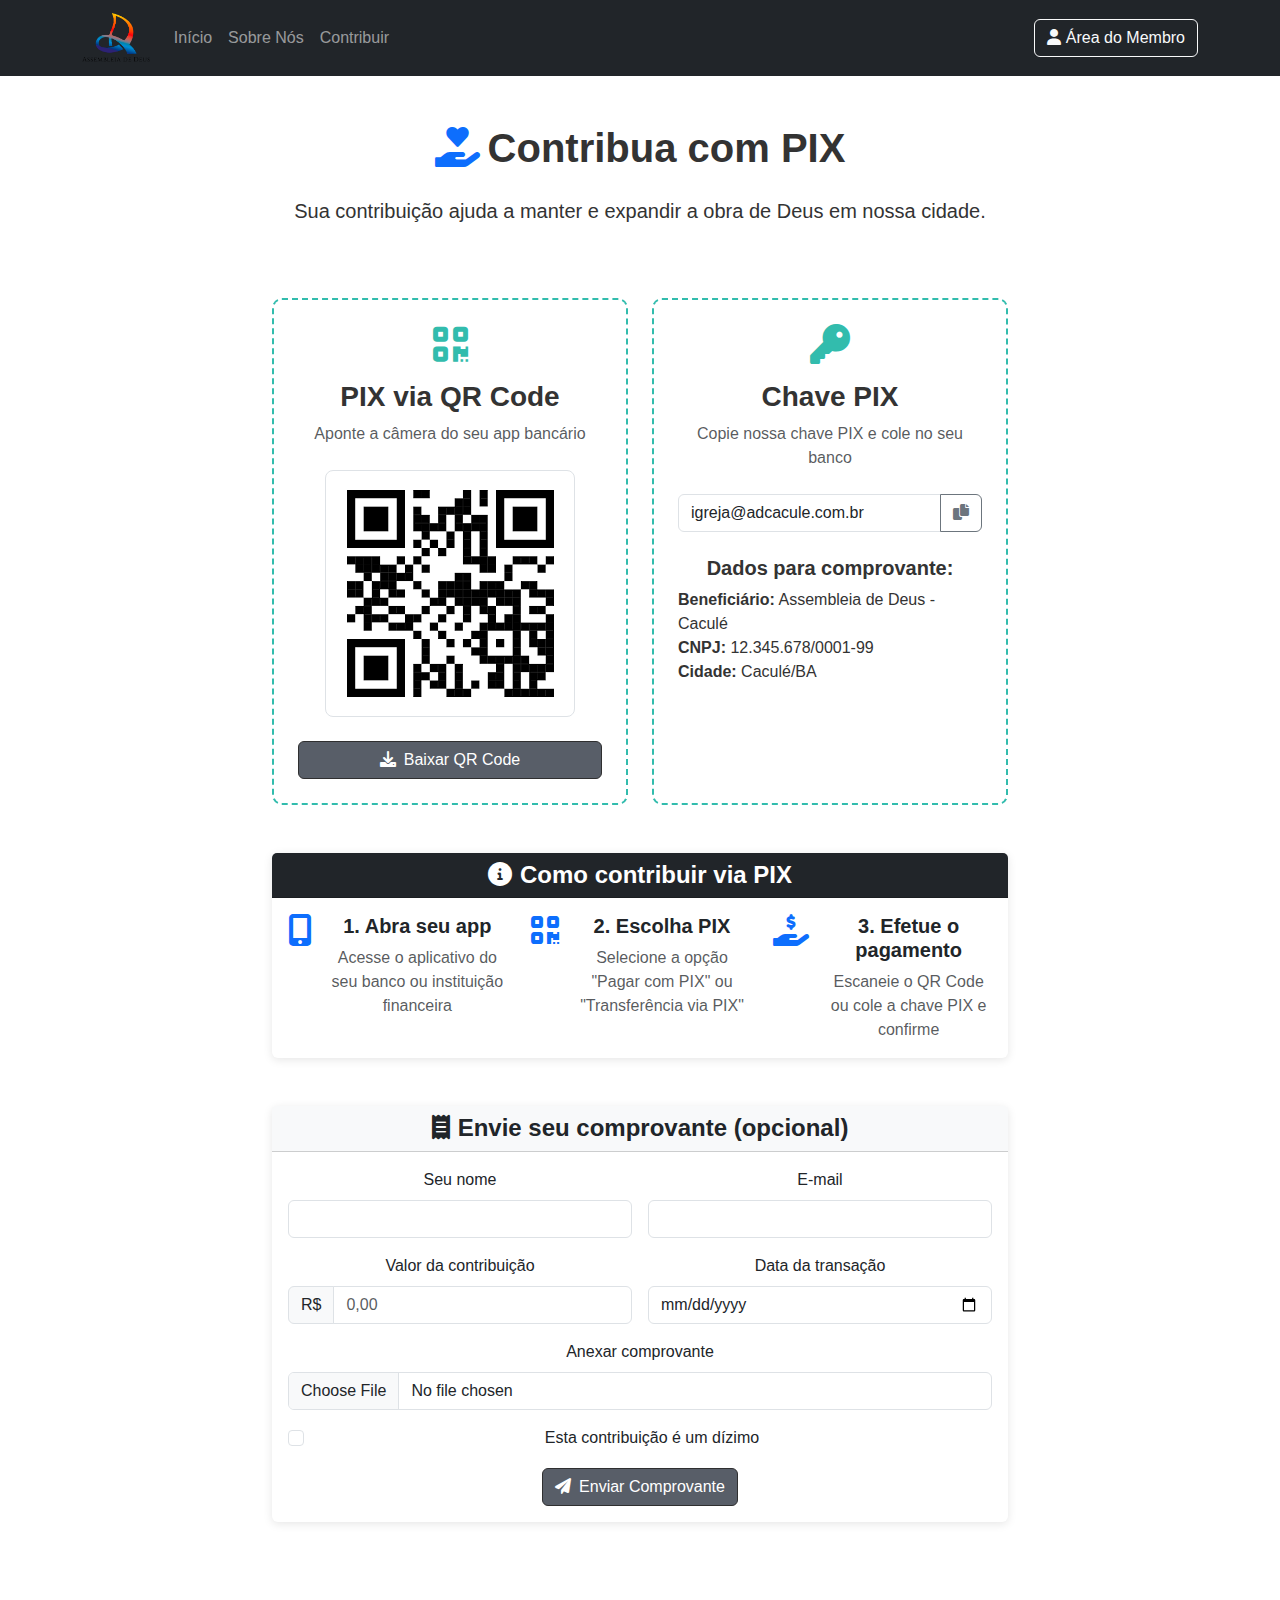
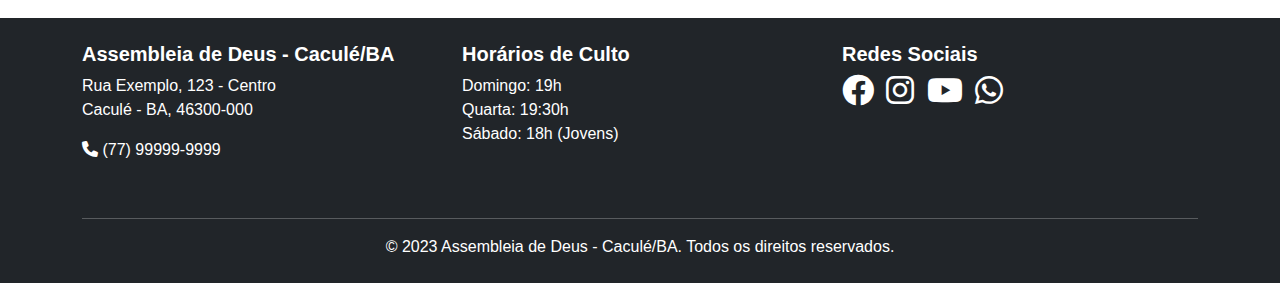
<file: contribuir.html>
<!DOCTYPE html>
<html lang="pt-br">
<head>
    <meta charset="UTF-8">
    <meta name="viewport" content="width=device-width, initial-scale=1.0">
    <title>Contribuir com PIX | Assembleia de Deus - Caculé/BA</title>
    <!-- Bootstrap CSS -->
    <link href="https://cdn.jsdelivr.net/npm/bootstrap@5.3.2/dist/css/bootstrap.min.css" rel="stylesheet">
    <!-- Font Awesome -->
    <link rel="stylesheet" href="https://cdnjs.cloudflare.com/ajax/libs/font-awesome/6.0.0/css/all.min.css">
    <!-- CSS Personalizado -->
    <link href="../css/style.css" rel="stylesheet">
    <style>
        .pix-card {
            border: 2px dashed #32BCAD;
            border-radius: 10px;
            transition: all 0.3s;
        }
        .pix-card:hover {
            transform: translateY(-5px);
            box-shadow: 0 10px 20px rgba(50, 188, 173, 0.2);
        }
        .pix-icon {
            color: #32BCAD;
            font-size: 2.5rem;
        }
        .copy-btn {
            cursor: pointer;
            transition: all 0.3s;
        }
        .copy-btn:hover {
            background-color: #f8f9fa;
        }
        .pix-qrcode {
            max-width: 250px;
            margin: 0 auto;
            border: 1px solid #dee2e6;
            border-radius: 8px;
            padding: 10px;
        }
    </style>
</head>
<body>
    <!-- Barra de Navegação -->
    <nav class="navbar navbar-expand-lg navbar-dark bg-dark">
        <div class="container">
            <a class="navbar-brand" href="../index.html">
                <img src="../img/logo.png" alt="Logo AD Caculé" height="50">
            </a>
            <button class="navbar-toggler" type="button" data-bs-toggle="collapse" data-bs-target="#navbarNav">
                <span class="navbar-toggler-icon"></span>
            </button>
            <div class="collapse navbar-collapse" id="navbarNav">
                <ul class="navbar-nav me-auto">
                    <li class="nav-item">
                        <a class="nav-link" href="../index.html">Início</a>
                    </li>
                    <li class="nav-item">
                        <a class="nav-link" href="../sobre.html">Sobre Nós</a>
                    </li>
                    <li class="nav-item">
                        <a class="nav-link" href="../contribuir-pix.html">Contribuir</a>
                    </li>
                </ul>
                <div class="d-flex">
                    <a href="../login.html" class="btn btn-outline-light">
                        <i class="fas fa-user"></i> Área do Membro
                    </a>
                </div>
            </div>
        </div>
    </nav>

    <!-- Conteúdo Principal -->
    <main class="container my-5">
        <div class="row">
            <div class="col-lg-8 mx-auto text-center">
                <h1 class="mb-4"><i class="fas fa-hand-holding-heart text-primary me-2"></i>Contribua com PIX</h1>
                <p class="lead mb-5">Sua contribuição ajuda a manter e expandir a obra de Deus em nossa cidade.</p>
                
                <div class="row mt-5 mb-5 g-4">
                    <!-- Cartão com QR Code -->
                    <div class="col-md-6">
                        <div class="pix-card p-4 h-100">
                            <div class="mb-4">
                                <i class="fas fa-qrcode pix-icon mb-3"></i>
                                <h3>PIX via QR Code</h3>
                                <p class="text-muted">Aponte a câmera do seu app bancário</p>
                            </div>
                            <div class="pix-qrcode mb-4">
                                <img src="../img/qrcode-pix.png" alt="QR Code PIX" class="img-fluid">
                            </div>
                            <button class="btn btn-primary w-100">
                                <i class="fas fa-download me-2"></i>Baixar QR Code
                            </button>
                        </div>
                    </div>
                    
                    <!-- Cartão com Chave PIX -->
                    <div class="col-md-6" >
                        <div class="pix-card p-4 h-100">
                            <div class="mb-4">
                                <i class="fas fa-key pix-icon mb-3"></i>
                                <h3>Chave PIX</h3>
                                <p class="text-muted">Copie nossa chave PIX e cole no seu banco</p>
                            </div>
                            <div class="input-group mb-3">
                                <input type="text" class="form-control" id="pixKey" value="igreja@adcacule.com.br" readonly>
                                <button class="btn btn-outline-secondary copy-btn" type="button" id="copyButton">
                                    <i class="fas fa-copy"></i>
                                </button>
                            </div>
                            <div class="alert alert-success d-none" id="copySuccess">
                                Chave PIX copiada com sucesso!
                            </div>
                            <div class="mt-4">
                                <h5>Dados para comprovante:</h5>
                                <ul class="list-unstyled text-start">
                                    <li><strong>Beneficiário:</strong> Assembleia de Deus - Caculé</li>
                                    <li><strong>CNPJ:</strong> 12.345.678/0001-99</li>
                                    <li><strong>Cidade:</strong> Caculé/BA</li>
                                </ul>
                            </div>
                        </div>
                    </div>
                </div>
                
                <!-- Instruções -->
                <div class="card mt-5 mb-5">
                    <div class="card-header bg-dark text-white">
                        <h4 class="mb-0"><i class="fas fa-info-circle me-2"></i>Como contribuir via PIX</h4>
                    </div>
                    <div class="card-body">
                        <div class="row g-4">
                            <div class="col-md-4">
                                <div class="d-flex">
                                    <div class="me-3 text-primary">
                                        <i class="fas fa-mobile-alt fa-2x"></i>
                                    </div>
                                    <div>
                                        <h5>1. Abra seu app</h5>
                                        <p class="text-muted mb-0">Acesse o aplicativo do seu banco ou instituição financeira</p>
                                    </div>
                                </div>
                            </div>
                            <div class="col-md-4">
                                <div class="d-flex">
                                    <div class="me-3 text-primary">
                                        <i class="fas fa-qrcode fa-2x"></i>
                                    </div>
                                    <div>
                                        <h5>2. Escolha PIX</h5>
                                        <p class="text-muted mb-0">Selecione a opção "Pagar com PIX" ou "Transferência via PIX"</p>
                                    </div>
                                </div>
                            </div>
                            <div class="col-md-4">
                                <div class="d-flex">
                                    <div class="me-3 text-primary">
                                        <i class="fas fa-hand-holding-usd fa-2x"></i>
                                    </div>
                                    <div>
                                        <h5>3. Efetue o pagamento</h5>
                                        <p class="text-muted mb-0">Escaneie o QR Code ou cole a chave PIX e confirme</p>
                                    </div>
                                </div>
                            </div>
                        </div>
                    </div>
                </div>
                
                <!-- Formulário de Comprovante (opcional) -->
                <div class="card mt-4 mb-5">
                    <div class="card-header bg-light">
                        <h4 class="mb-0"><i class="fas fa-receipt me-2"></i>Envie seu comprovante (opcional)</h4>
                    </div>
                    <div class="card-body">
                        <form id="comprovanteForm">
                            <div class="row g-3">
                                <div class="col-md-6">
                                    <label for="nome" class="form-label">Seu nome</label>
                                    <input type="text" class="form-control" id="nome" required>
                                </div>
                                <div class="col-md-6">
                                    <label for="email" class="form-label">E-mail</label>
                                    <input type="email" class="form-control" id="email" required>
                                </div>
                                <div class="col-md-6">
                                    <label for="valor" class="form-label">Valor da contribuição</label>
                                    <div class="input-group">
                                        <span class="input-group-text">R$</span>
                                        <input type="text" class="form-control" id="valor" placeholder="0,00" required>
                                    </div>
                                </div>
                                <div class="col-md-6">
                                    <label for="data" class="form-label">Data da transação</label>
                                    <input type="date" class="form-control" id="data" required>
                                </div>
                                <div class="col-12">
                                    <label for="comprovante" class="form-label">Anexar comprovante</label>
                                    <input class="form-control" type="file" id="comprovante" accept="image/*,.pdf">
                                </div>
                                <div class="col-12">
                                    <div class="form-check">
                                        <input class="form-check-input" type="checkbox" id="dizimo">
                                        <label class="form-check-label" for="dizimo">
                                            Esta contribuição é um dízimo
                                        </label>
                                    </div>
                                </div>
                                <div class="col-12 mt-3">
                                    <button type="submit" class="btn btn-primary">
                                        <i class="fas fa-paper-plane me-2"></i>Enviar Comprovante
                                    </button>
                                </div>
                            </div>
                        </form>
                    </div>
                </div>
            </div>
        </div>
    </main>

    <!-- Rodapé -->
    <footer class="bg-dark text-white py-4 mt-5">
        <div class="container">
            <div class="row">
                <div class="col-md-4 mb-4">
                    <h5>Assembleia de Deus - Caculé/BA</h5>
                    <p>Rua Exemplo, 123 - Centro<br>
                    Caculé - BA, 46300-000</p>
                    <p><i class="fas fa-phone"></i> (77) 99999-9999</p>
                </div>
                <div class="col-md-4 mb-4">
                    <h5>Horários de Culto</h5>
                    <ul class="list-unstyled">
                        <li>Domingo: 19h</li>
                        <li>Quarta: 19:30h</li>
                        <li>Sábado: 18h (Jovens)</li>
                    </ul>
                </div>
                <div class="col-md-4 mb-4">
                    <h5>Redes Sociais</h5>
                    <a href="#" class="text-white me-2"><i class="fab fa-facebook fa-2x"></i></a>
                    <a href="#" class="text-white me-2"><i class="fab fa-instagram fa-2x"></i></a>
                    <a href="#" class="text-white me-2"><i class="fab fa-youtube fa-2x"></i></a>
                    <a href="#" class="text-white me-2"><i class="fab fa-whatsapp fa-2x"></i></a>
                </div>
            </div>
            <hr>
            <div class="text-center">
                <p class="mb-0">&copy; 2023 Assembleia de Deus - Caculé/BA. Todos os direitos reservados.</p>
            </div>
        </div>
    </footer>

    <!-- Bootstrap JS Bundle with Popper -->
    <script src="https://cdn.jsdelivr.net/npm/bootstrap@5.3.2/dist/js/bootstrap.bundle.min.js"></script>
    
    <!-- JavaScript Personalizado -->
    <script>
        // Copiar chave PIX
        document.getElementById('copyButton').addEventListener('click', function() {
            const pixKey = document.getElementById('pixKey');
            pixKey.select();
            pixKey.setSelectionRange(0, 99999);
            document.execCommand('copy');
            
            const copySuccess = document.getElementById('copySuccess');
            copySuccess.classList.remove('d-none');
            
            setTimeout(() => {
                copySuccess.classList.add('d-none');
            }, 3000);
        });
        
        // Formulário de comprovante
        document.getElementById('comprovanteForm').addEventListener('submit', function(e) {
            e.preventDefault();
            
            // Simulação de envio
            alert('Comprovante enviado com sucesso! Agradecemos sua contribuição.');
            this.reset();
        });
        
        // Máscara para valor monetário
        document.getElementById('valor').addEventListener('input', function(e) {
            let value = this.value.replace(/\D/g, '');
            value = (value / 100).toFixed(2) + '';
            value = value.replace(".", ",");
            value = value.replace(/(\d)(\d{3})(\d{3}),/g, "$1.$2.$3,");
            value = value.replace(/(\d)(\d{3}),/g, "$1.$2,");
            this.value = value;
        });
    </script>
</body>
</html>
</file>
<file: css/style.css>
/* Estilos Gerais */
body {
    font-family: 'Segoe UI', Tahoma, Geneva, Verdana, sans-serif;
    color: #333;
}

h1, h2, h3, h4, h5, h6 {
    font-weight: 600;
}

.menu-principal{
    position: sticky;
    top: 0;
    z-index: 1000;
    background-color: white; /* Ou a cor do seu tema */
    padding: 10px;
    box-shadow: 0px 4px 6px rgba(0, 0, 0, 0.1); /* Efeito de sombra opcional */
    background-color: black;
}

/* Carrossel */
.carousel-item img {
    max-height: 600px;
    object-fit: cover;
}

.carousel-caption {
    background-color: rgba(0, 0, 0, 0.6);
    border-radius: 5px;
}

/* Cards */
.card {
    transition: transform 0.3s;
    border: none;
    box-shadow: 0 2px 10px rgba(0, 0, 0, 0.1);
}

.card:hover {
    transform: translateY(-5px);
}

/* Botões */
.btn-primary {
    background-color: #585e68;
    border-color: #2f2f30;
}

.btn-outline-primary {
    color: #585e68;
    border-color: #2f2f30;
}

.btn-outline-primary:hover {
    background-color: #585e68;
    color: white;
}

/* Rodapé */
footer {
    background-color: #343a40 !important;
}

.login-container {
    max-width: 400px;
    min-width: 200px;
    margin: 5% auto;
    padding: 20px;
    border-radius: 5px;
    box-shadow: 0 0 10px rgba(0,0,0,0.1);
}

/* Responsividade */
@media (max-width: 768px) {
    .carousel-caption {
        font-size: 0.8rem;
    }

    .login-container {
        max-width: 400px;
        margin:  20% auto;
        padding: 20px;
        border-radius: 5px;
        box-shadow: 0 0 10px rgba(0,0,0,0.1);
    }
    
    .carousel-caption h5 {
        font-size: 1rem;
    }
}
</file>
